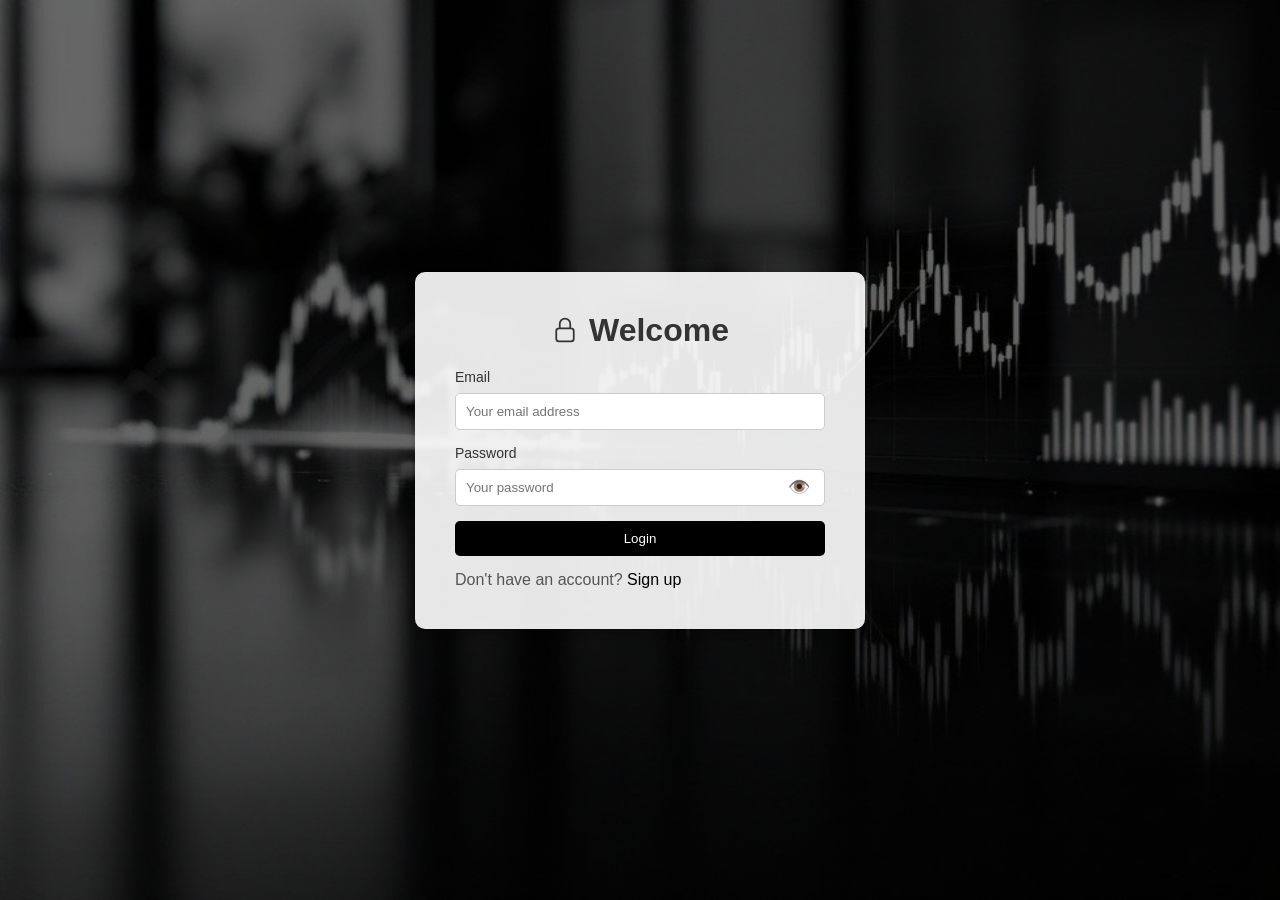
<file: authentication.html>
<!doctype html>
<html lang="en">
  <head>
    <meta charset="UTF-8" />
    <meta name="viewport" content="width=device-width, initial-scale=1.0" />
    <title>Finance App</title>
    <link rel="stylesheet" href="styles_auth.css" />
  </head>
  <body>
    <div class="auth">
      <h1>
        <svg
          xmlns="http://www.w3.org/2000/svg"
          fill="none"
          viewBox="0 0 24 24"
          stroke-width="1.5"
          stroke="currentColor"
          class="lock"
        >
          <path
            stroke-linecap="round"
            stroke-linejoin="round"
            d="M16.5 10.5V6.75a4.5 4.5 0 1 0-9 0v3.75m-.75 11.25h10.5a2.25 2.25 0 0 0 2.25-2.25v-6.75a2.25 2.25 0 0 0-2.25-2.25H6.75a2.25 2.25 0 0 0-2.25 2.25v6.75a2.25 2.25 0 0 0 2.25 2.25Z"
          />
        </svg>
        Welcome
      </h1>
      <form id="loginForm">
        <div class="error-message" id="errorMessage"></div>

        <label for="email">Email</label>
        <input
          type="email"
          name="email"
          id="email"
          placeholder="Your email address"
          required
        />

        <label for="password">Password</label>
        <div class="password-field">
          <input
            type="password"
            name="password"
            id="password"
            placeholder="Your password"
            required
          />
          <button type="button" class="toggle-password" id="togglePassword">
            👁️
          </button>
        </div>

        <button type="submit">Login</button>
        <p>
          Don't have an account?
          <a href="template/signup.html">Sign up</a>
        </p>
      </form>
    </div>
  </body>
</html>
</file>
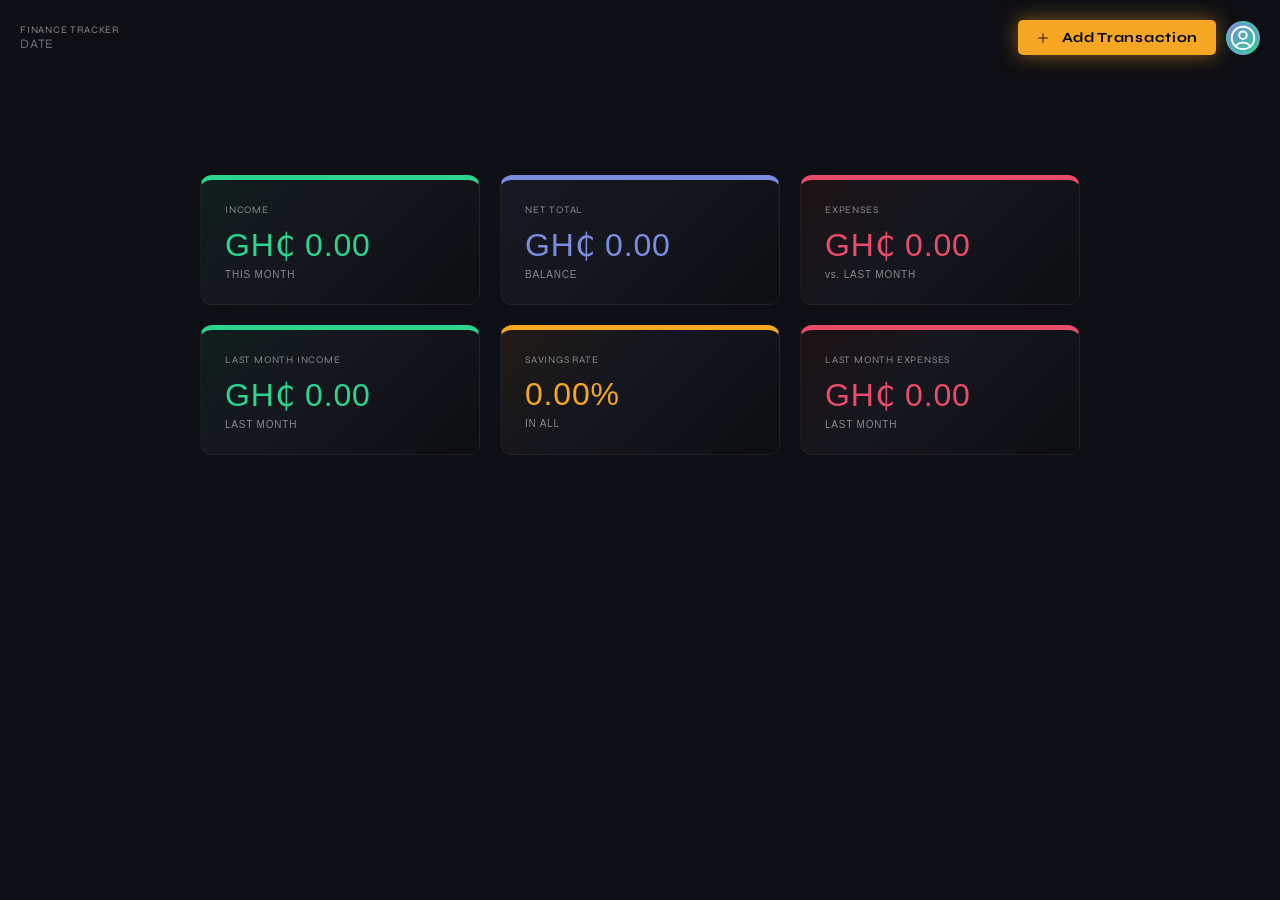
<file: mainpage.html>
<!doctype html>
<html lang="en">
  <head>
    <meta charset="UTF-8" />
    <meta name="viewport" content="width=device-width, initial-scale=1.0" />
    <title>Finance App</title>
    <link rel="stylesheet" href="styles.css" />
    <link rel="preconnect" href="https://fonts.googleapis.com" />
    <link rel="preconnect" href="https://fonts.gstatic.com" crossorigin />
    <link
      href="https://fonts.googleapis.com/css2?family=Syne:wght@400..800&display=swap"
      rel="stylesheet"
    />
  </head>
  <body>
    <header>
      <div>
        <p class="title">FINANCE TRACKER</p>
        <p class="date">Date</p>
      </div>

      <div class="profile-section" id="profile-trigger">
        <button class="new_data" onclick="openModal()">
          <svg
            xmlns="http://www.w3.org/2000/svg"
            fill="none"
            viewBox="0 0 24 24"
            stroke-width="1.5"
            stroke="currentColor"
          >
            <path stroke-linecap="round" stroke-linejoin="round" d="M12 4.5v15m7.5-7.5h-15" />
          </svg>
          Add Transaction
        </button>

        <svg
          xmlns="http://www.w3.org/2000/svg"
          fill="none"
          viewBox="0 0 24 24"
          stroke-width="1.5"
          stroke="currentColor"
          class="profile"
          onclick="toggleMenu()"
        >
          <path
            stroke-linecap="round"
            stroke-linejoin="round"
            d="M17.982 18.725A7.488 7.488 0 0 0 12 15.75a7.488 7.488 0 0 0-5.982 2.975m11.963 0a9 9 0 1 0-11.963 0m11.963 0A8.966 8.966 0 0 1 12 21a8.966 8.966 0 0 1-5.982-2.275M15 9.75a3 3 0 1 1-6 0 3 3 0 0 1 6 0Z"
          />
        </svg>

        <div id="profile-menu" class="hidden">
          <p>Settings</p>
          <p>Logout</p>
        </div>
      </div>
    </header>

    <main class="cards">
      <a href="transaction-history.html" class="card income">
        <p class="card-label">INCOME</p>
        <p class="card-amount">GH₵ 0.00</p>
        <p class="card-period">THIS MONTH</p>
      </a>

      <div class="card net">
        <p class="card-label">NET TOTAL</p>
        <p class="card-amount">GH₵ 0.00</p>
        <p class="card-period">BALANCE</p>
      </div>

      <a href="transaction-history.html" class="card expenses">
        <p class="card-label">EXPENSES</p>
        <p class="card-amount">GH₵ 0.00</p>
        <p class="card-period">vs. LAST MONTH</p>
      </a>

      <div class="card income">
        <p class="card-label">LAST MONTH INCOME</p>
        <p class="card-amount">GH₵ 0.00</p>
        <p class="card-period">LAST MONTH</p>
      </div>

      <div class="card per">
        <p class="card-label">SAVINGS RATE</p>
        <p class="card-amount">0.00%</p>
        <p class="card-period">IN ALL</p>
      </div>

      <div class="card expenses">
        <p class="card-label">LAST MONTH EXPENSES</p>
        <p class="card-amount">GH₵ 0.00</p>
        <p class="card-period">LAST MONTH</p>
      </div>
    </main>

    <!-- Modal Overlay -->
    <div id="modal-overlay" class="modal-overlay hidden" onclick="handleOverlayClick(event)">
      <div class="modal-form">
        <header class="modal-top">
          <p>Add Transaction</p>
          <button type="button" onclick="closeModal()" class="close" aria-label="Close"></button>
        </header>

        <div class="toggle-container">
          <button class="toggle-btn income active" onclick="setToggle('income')">Income</button>
          <button class="toggle-btn expenses" onclick="setToggle('expenses')">Expenses</button>
        </div>

        <form action="#" onsubmit="handleSubmit(event)">
          <label for="amount">Amount:</label>
          <input type="number" name="amount" id="amount" class="modal-input" placeholder="0.00" required />

          <label for="category">Category:</label>
          <select name="category" id="category">
            <optgroup label="Income">
              <option value="salary">Salary</option>
              <option value="freelance">Freelance</option>
              <option value="investment">Investment</option>
              <option value="gift">Gift</option>
              <option value="other_income">Other</option>
            </optgroup>
            <optgroup label="Expenses">
              <option value="food">Food</option>
              <option value="rent">Rent</option>
              <option value="transport">Transport</option>
              <option value="utilities">Utilities</option>
              <option value="health">Health</option>
              <option value="entertainment">Entertainment</option>
              <option value="shopping">Shopping</option>
              <option value="other_expenses">Other</option>
            </optgroup>
          </select>

          <label for="date">Date:</label>
          <input type="datetime-local" name="date" id="date" class="modal-input" required />

          <label for="note">Note (Optional):</label>
          <textarea name="note" id="note" class="modal-input" rows="2"></textarea>

          <footer class="modal-footer">
            <button type="reset" class="modal-btn cancel" onclick="closeModal()">Cancel</button>
            <input type="submit" class="modal-btn submit" value="Add" />
          </footer>
        </form>
      </div>
    </div>

  </body>

  <script>
    function openModal() {
      const overlay = document.getElementById('modal-overlay');
      overlay.classList.remove('hidden');
      overlay.classList.add('visible');
    }

    function closeModal() {
      const overlay = document.getElementById('modal-overlay');
      overlay.classList.remove('visible');
      overlay.classList.add('hidden');
    }

    function handleOverlayClick(e) {
      if (e.target === document.getElementById('modal-overlay')) {
        closeModal();
      }
    }

    function setToggle(type) {
      document.querySelectorAll('.toggle-btn').forEach(btn => btn.classList.remove('active'));
      document.querySelector('.toggle-btn.' + type).classList.add('active');
    }

    function handleSubmit(e) {
      e.preventDefault();
      // Handle form submission here
      closeModal();
    }

    function toggleMenu() {
      document.getElementById('profile-menu').classList.toggle('hidden');
    }
  </script>
</html>
</file>
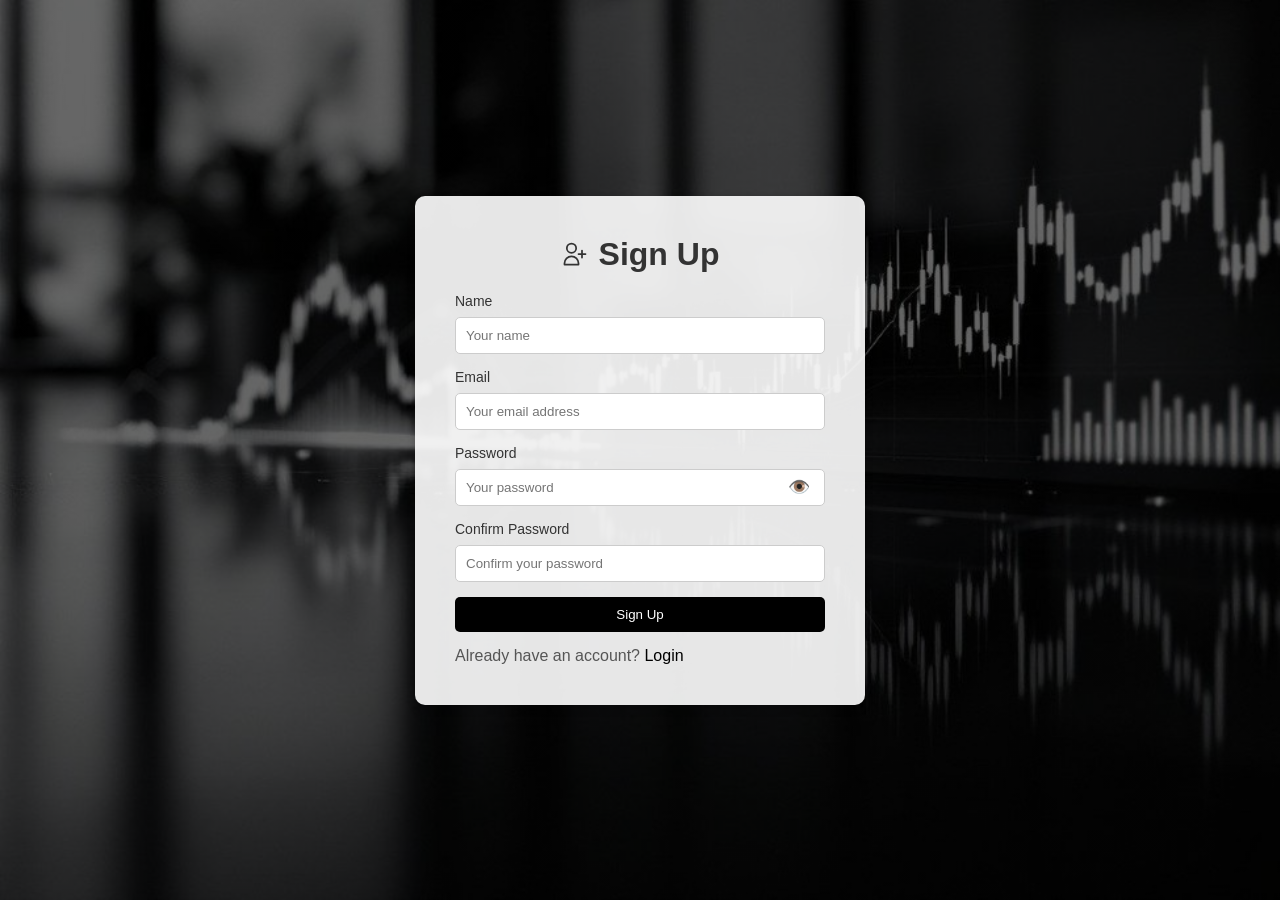
<file: signup.html>
<!doctype html>
<html lang="en">
  <head>
    <meta charset="UTF-8" />
    <meta name="viewport" content="width=device-width, initial-scale=1.0" />
    <title>Finance App - Sign Up</title>
    <link rel="stylesheet" href="../signup_styles.css" />
  </head>
  <body>
    <div class="auth">
      <h1>
        <svg
          xmlns="http://www.w3.org/2000/svg"
          fill="none"
          viewBox="0 0 24 24"
          stroke-width="1.5"
          stroke="currentColor"
          class="lock"
        >
          <path
            stroke-linecap="round"
            stroke-linejoin="round"
            d="M18 9v3m0 0v3m0-3h3m-3 0h-3m-2-5a4 4 0 11-8 0 4 4 0 018 0zM3 20a6 6 0 0112 0v1H3v-1z"
          />
        </svg>
        Sign Up
      </h1>
      <form id="signupForm">
        <div class="error-message" id="errorMessage"></div>

        <label for="name">Name</label>
        <input
          type="text"
          name="name"
          id="name"
          placeholder="Your name"
          required
        />

        <label for="email">Email</label>
        <input
          type="email"
          name="email"
          id="email"
          placeholder="Your email address"
          required
        />

        <label for="password">Password</label>
        <div class="password-field">
          <input
            type="password"
            name="password"
            id="password"
            placeholder="Your password"
            required
          />
          <button type="button" class="toggle-password" id="togglePassword">
            👁️
          </button>
        </div>

        <label for="confirmPassword">Confirm Password</label>
        <input
          type="password"
          name="confirmPassword"
          id="confirmPassword"
          placeholder="Confirm your password"
          required
        />

        <button type="submit">Sign Up</button>
        <p>
          Already have an account?
          <a href="../authentication.html">Login</a>
        </p>
      </form>
    </div>
  </body>
</html>
</file>
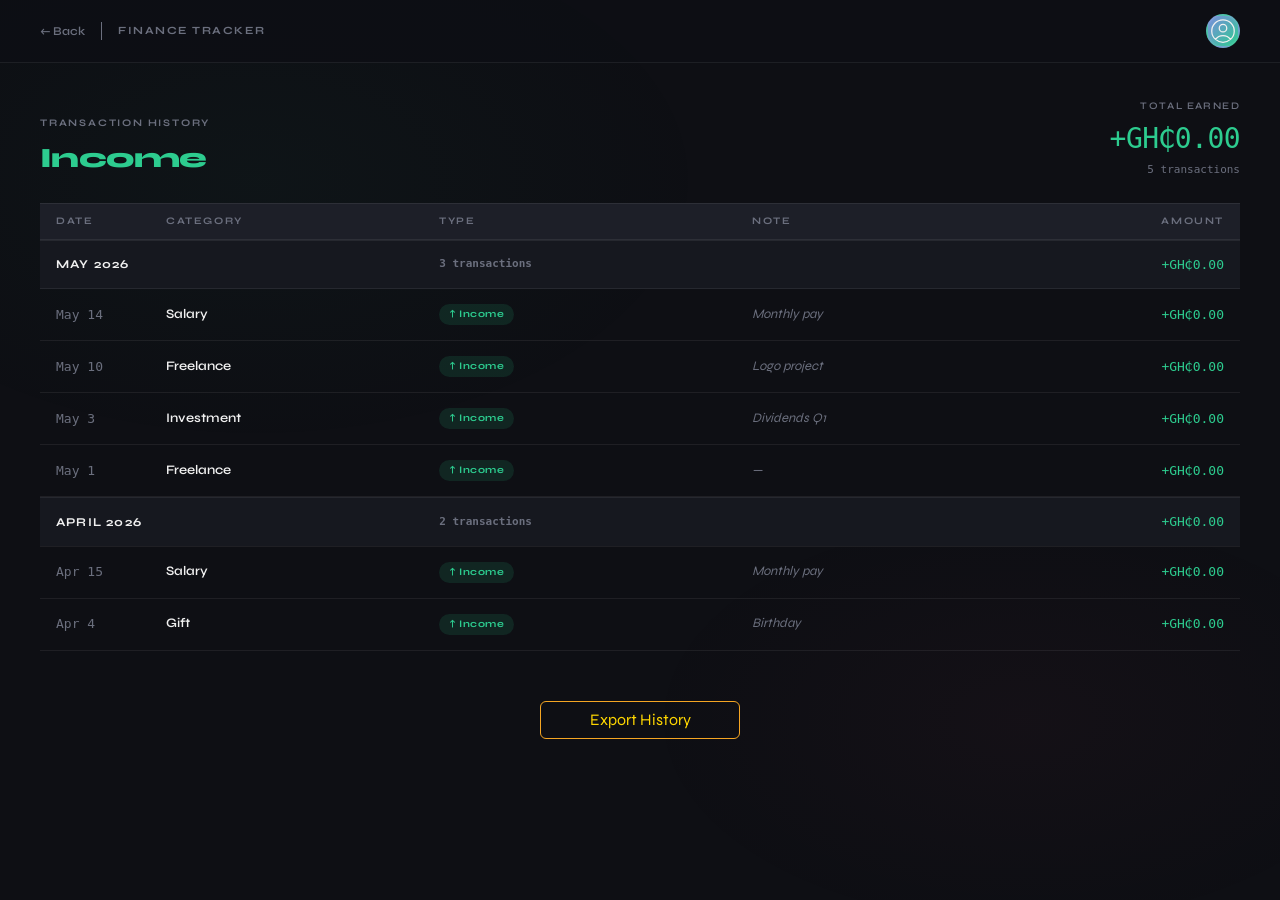
<file: transaction-history.html>
<!doctype html>
<html lang="en">
  <head>
    <meta charset="UTF-8" />
    <meta name="viewport" content="width=device-width, initial-scale=1.0" />
    <title>Income Transaction History</title>
    <link rel="stylesheet" href="bootstrap.min.css">
    <link rel="stylesheet" href="history.css" />
    <link rel="preconnect" href="https://fonts.googleapis.com" />
    <link rel="preconnect" href="https://fonts.gstatic.com" crossorigin />
    <link
      href="https://fonts.googleapis.com/css2?family=Syne:wght@400..800&display=swap"
      rel="stylesheet"
    />
  </head>
  <body>
    <!-- TOPBAR -->
    <div class="topbar">
      <div class="topbar-left">
        <a class="back-btn" href="mainpage.html"> ← Back </a>
        <div class="divider-v"></div>
        <span class="topbar-brand">Finance Tracker</span>
      </div>
      <div class="topbar-right">
        <svg
          xmlns="http://www.w3.org/2000/svg"
          fill="none"
          viewBox="0 0 24 24"
          strokeWidth="{1.5}"
          stroke="currentColor"
          className="size-6"
          class="profile"
        >
          <path
            strokeLinecap="round"
            strokeLinejoin="round"
            d="M17.982 18.725A7.488 7.488 0 0 0 12 15.75a7.488 7.488 0 0 0-5.982 2.975m11.963 0a9 9 0 1 0-11.963 0m11.963 0A8.966 8.966 0 0 1 12 21a8.966 8.966 0 0 1-5.982-2.275M15 9.75a3 3 0 1 1-6 0 3 3 0 0 1 6 0Z"
          />
        </svg>
      </div>
    </div>

    <!-- PAGE HEADER -->
    <div class="page-header">
      <div class="page-title-group">
        <div class="page-eyebrow">Transaction History</div>
        <div class="page-title">Income</div>
      </div>
      <div class="page-summary">
        <div class="summary-label">Total Earned</div>
        <div class="summary-total">+GH₵0.00</div>
        <div class="summary-count">5 transactions</div>
      </div>
    </div>

    <!-- TABLE -->
    <div class="table-wrap">
      <table>
        <thead>
          <tr class="col-headers">
            <th>Date</th>
            <th>Category</th>
            <th>Type</th>
            <th>Note</th>
            <th class="right">Amount</th>
          </tr>
        </thead>
        <tbody>
          <!-- MAY 2026 -->
          <tr class="month-group">
            <th class="month-name-cell" colspan="2">May 2026</th>
            <th class="month-count-cell">3 transactions</th>
            <th></th>
            <th class="month-total-cell">+GH₵0.00</th>
          </tr>
          <tr class="data-row">
            <td class="date-cell">May 14</td>
            <td class="category-cell">Salary</td>
            <td><span class="type-pill income">↑ Income</span></td>
            <td class="note-cell">Monthly pay</td>
            <td class="amount-cell income">+GH₵0.00</td>
          </tr>
          <tr class="data-row">
            <td class="date-cell">May 10</td>
            <td class="category-cell">Freelance</td>
            <td><span class="type-pill income">↑ Income</span></td>
            <td class="note-cell">Logo project</td>
            <td class="amount-cell income">+GH₵0.00</td>
          </tr>
          <tr class="data-row">
            <td class="date-cell">May 3</td>
            <td class="category-cell">Investment</td>
            <td><span class="type-pill income">↑ Income</span></td>
            <td class="note-cell">Dividends Q1</td>
            <td class="amount-cell income">+GH₵0.00</td>
          </tr>
          <tr class="data-row">
            <td class="date-cell">May 1</td>
            <td class="category-cell">Freelance</td>
            <td><span class="type-pill income">↑ Income</span></td>
            <td class="note-cell">—</td>
            <td class="amount-cell income">+GH₵0.00</td>
          </tr>

          <!-- APRIL 2026 -->
          <tr class="month-group">
            <th class="month-name-cell" colspan="2">April 2026</th>
            <th class="month-count-cell">2 transactions</th>
            <th></th>
            <th class="month-total-cell">+GH₵0.00</th>
          </tr>
          <tr class="data-row">
            <td class="date-cell">Apr 15</td>
            <td class="category-cell">Salary</td>
            <td><span class="type-pill income">↑ Income</span></td>
            <td class="note-cell">Monthly pay</td>
            <td class="amount-cell income">+GH₵0.00</td>
          </tr>
          <tr class="data-row">
            <td class="date-cell">Apr 4</td>
            <td class="category-cell">Gift</td>
            <td><span class="type-pill income">↑ Income</span></td>
            <td class="note-cell">Birthday</td>
            <td class="amount-cell income">+GH₵0.00</td>
          </tr>
        </tbody>
      </table>
    </div>

    <button class="export btn">Export History</button>
  </body>
</html>
</file>
<file: styles_auth.css>
* {
  margin: 0;
  padding: 0;
  box-sizing: border-box;
}

body {
  font-family: Arial, sans-serif;
  background-image: linear-gradient(rgba(0, 0, 0, 0.6), rgba(0, 0, 0, 0.6)), url(images/auth_background.jpg);
  background-size: cover;
  display: flex;
  justify-content: center;
  align-items: center;
  height: 100vh;
}

.auth {
  background-color: rgba(255, 255, 255, 0.9);
  padding: 40px;
  border-radius: 10px;
  box-shadow: 0 4px 8px rgba(0, 0, 0, 0.2);
  width: 100%;
  max-width: 450px;
}

.auth h1 {
  margin-bottom: 20px;
  color: #333;
  text-align: center;
  display: flex;
  align-items: center;
  justify-content: center;
  gap: 10px;
}

.auth h1 .lock {
  width: 28px;
  height: 28px;
  margin: 0;
}

.auth label {
  display: block;
  margin-bottom: 8px;
  font-weight: 500;
  color: #333;
  font-size: 14px;
}

.auth input {
  width: 100%;
  padding: 10px;
  margin-bottom: 15px;
  border: 1px solid #ccc;
  border-radius: 5px;
  transition:
    border-color 0.3s,
    box-shadow 0.3s;
}

.auth input:focus {
  outline: none;
  border-color: #000;
  box-shadow: 0 0 0 3px rgba(0, 0, 0, 0.1);
}

.auth button {
  width: 100%;
  padding: 10px;
  background-color: #000;
  color: white;
  border: none;
  border-radius: 5px;
  cursor: pointer;
}

.auth button:hover {
  background-color: #333;
}

.auth p {
  margin-top: 15px;
  color: #555;
}

.auth p a {
  color: #000;
  text-decoration: none;
}

.auth p a:hover {
  text-decoration: underline;
}

.password-field {
  position: relative;
  margin-bottom: 15px;
}

.auth .toggle-password {
  position: absolute;
  right: 10px;
  top: 50%;
  transform: translateY(-50%);
  background: none;
  border: none;
  border-radius: 0;
  cursor: pointer;
  font-size: 18px;
  padding: 5px;
  width: auto;
  color: inherit;
}

.auth .toggle-password:hover {
  opacity: 0.7;
  background-color: transparent;
}

.password-field input {
  padding-right: 45px;
  margin-bottom: 0;
}

.error-message {
  min-height: 20px;
  margin-bottom: 15px;
  color: #d32f2f;
  font-size: 14px;
  text-align: center;
  display: none;
}

.error-message.show {
  display: block;
}
</file>
<file: styles.css>
* {
  margin: 0;
  padding: 0;
  box-sizing: border-box;
}

body {
  font-family: 'Syne', sans-serif;
  background-color: #0e0f14;
  height: 100vh;
  color: #fff;
  letter-spacing: 0.05em;
}

header {
  display: flex;
  justify-content: space-between;
  align-items: center;
  padding: 20px;
  justify-items: baseline;
}

a {
  text-decoration: none;
  color: inherit;
}

.title {
  font-size: 10px;
  color: #888;
}

.date {
  font-size: 13px;
  font-weight: 400;
  color: #6b6f7e;
  text-transform: uppercase;
}

.profile-section {
  display: flex;
  align-items: center;
  gap: 10px;
  position: relative;
}

.profile {
  width: 34px;
  height: 34px;
  border: 2px solid rgba(255, 255, 255, 0.07);
  cursor: pointer;
  border-radius: 50%;
  align-items: center;
  background: linear-gradient(135deg, #7b8cde, #2dcc8f);
}

svg {
  width: 14px;
  height: 14px;
}

/* Add Transaction button (now a <button> not an <a>) */
.new_data {
  color: #000;
  font-family: 'Syne', sans-serif;
  font-size: 14px;
  font-weight: 700;
  background-color: #f5a623;
  padding: 9px 18px;
  border: none;
  border-radius: 5px;
  box-shadow: 0 0 20px rgba(245, 166, 35, 0.5);
  cursor: pointer;
  display: grid;
  grid-template-columns: 1fr 7fr;
  align-items: center;
  gap: 6px;
  letter-spacing: 0.05em;
}

.new_data:hover {
  background-color: #d4881c;
}

/* Dashboard cards */
.cards {
  width: 880px;
  margin: 100px auto;
  display: grid;
  grid-template-columns: 1fr 1fr 1fr;
  gap: 20px;
  justify-items: center;
}

.card {
  background-color: #17191e;
  border-radius: 12px;
  border: 1px solid rgba(255, 255, 255, 0.05);
  padding: 24px;
  width: 280px;
}

.card-label {
  font-size: 10px;
  color: #888;
}

.card-amount {
  font-size: 32px;
  margin-top: 10px;
  font-family: 'Roboto', sans-serif;
}

.card-period {
  font-size: 10px;
  color: #888;
  margin-top: 5px;
  font-family: 'Roboto', sans-serif;
}

.income {
  border-top: 5px solid #2bd58e;
  background: linear-gradient(135deg, rgba(43, 213, 142, 0.08) 0%, #15171e 40%, #0d0e12 100%);
  color: #2bd58e;
}

.expenses {
  border-top: 5px solid #e84c6a;
  background: linear-gradient(135deg, rgba(213, 68, 43, 0.08) 0%, #15171e 40%, #0d0e12 100%);
  color: #e84c6a;
}

.net {
  border-top: 5px solid #7b8cde;
  background: linear-gradient(135deg, rgba(123, 140, 222, 0.08) 0%, #15171e 40%, #0d0e12 100%);
  color: #7b8cde;
}

.per {
  border-top: 5px solid #f5a623;
  background: linear-gradient(135deg, rgba(245, 166, 35, 0.08) 0%, #15171e 40%, #0d0e12 100%);
  color: #f5a623;
}

/* Profile dropdown */
#profile-menu {
  position: absolute;
  top: 44px;
  right: 0;
  background-color: #17191e;
  border: 1px solid rgba(255,255,255,0.07);
  border-radius: 8px;
  padding: 8px 0;
  min-width: 120px;
  z-index: 100;
}

#profile-menu p {
  padding: 8px 16px;
  font-size: 13px;
  color: #ccc;
  cursor: pointer;
}

#profile-menu p:hover {
  background-color: #22242e;
  color: #fff;
}

.hidden {
  display: none;
}

/* ── Modal overlay ── */
.modal-overlay {
  position: fixed;
  inset: 0;
  background-color: rgba(0, 0, 0, 0.65);
  /* backdrop-filter: blur(4px); */
  display: flex;
  align-items: center;
  justify-content: center;
  z-index: 1000;
  opacity: 0;
  transition: opacity 0.25s ease;
}

.modal-overlay.visible {
  opacity: 1;
}

.modal-overlay.hidden {
  display: none;
}

/* ── Modal form panel ── */
.modal-form {
  background-color: #13141a;
  border: 1px solid rgba(255, 255, 255, 0.08);
  border-radius: 14px;
  width: 480px;
  padding: 24px;
  color: #ccc;
  animation: slideUp 0.25s ease;
}

@keyframes slideUp {
  from { transform: translateY(24px); opacity: 0; }
  to   { transform: translateY(0);    opacity: 1; }
}

.modal-top {
  display: flex;
  justify-content: space-between;
  align-items: center;
  border-bottom: 2px solid #444;
  padding-bottom: 12px;
  margin-bottom: 16px;
  font-size: 15px;
  font-weight: 600;
  color: #ddd;
}

/* Close button (×) */
.close {
  width: 28px;
  height: 28px;
  background-color: #555;
  border: none;
  border-radius: 6px;
  cursor: pointer;
  position: relative;
  flex-shrink: 0;
}

.close::before,
.close::after {
  content: '';
  position: absolute;
  top: 50%;
  left: 50%;
  width: 12px;
  height: 2px;
  background: #fff;
  border-radius: 1px;
}

.close::before { transform: translate(-50%, -50%) rotate(45deg); }
.close::after  { transform: translate(-50%, -50%) rotate(-45deg); }

.close:hover {
  background-color: #e54b4b;
}

/* Income / Expense toggle */
.toggle-container {
  display: flex;
  background-color: #1a1a1a;
  border: 2px solid #444;
  border-radius: 10px;
  padding: 5px;
  width: 100%;
  margin-bottom: 20px;
}

.toggle-btn {
  flex: 1;
  border: none;
  background: transparent;
  color: #666;
  padding: 10px;
  font-size: 15px;
  font-weight: 700;
  font-family: 'Syne', sans-serif;
  cursor: pointer;
  border-radius: 8px;
  transition: all 0.3s ease;
  letter-spacing: 0.05em;
}

.toggle-btn.income.active {
  background-color: #36a54f;
  color: #1a1a1a;
  box-shadow: 0 0 15px rgba(114, 192, 91, 0.4);
}

.toggle-btn.expenses.active {
  background-color: #e54b4b;
  color: white;
  box-shadow: 0 0 15px rgba(229, 75, 75, 0.4);
}

/* Form labels */
.modal-form label {
  display: block;
  font-size: 12px;
  color: #888;
  margin-bottom: 4px;
  text-transform: uppercase;
  letter-spacing: 0.08em;
}

/* Text / number / datetime inputs */
.modal-input {
  width: 100%;
  height: 45px;
  margin-bottom: 14px;
  border: none;
  border-radius: 10px;
  padding: 12px 16px;
  outline: none;
  background-color: #1d1f28;
  color: white;
  font-family: 'Syne', sans-serif;
  font-size: 14px;
}

.modal-input::placeholder {
  color: #555;
  font-style: italic;
}

.modal-input:focus {
  border: 2px solid #72c05b;
}

/* Textarea inherits modal-input; allow resize */
textarea.modal-input {
  height: auto;
  resize: vertical;
}

/* Category select */
.modal-form select {
  width: 100%;
  padding: 12px 14px;
  background: #1d1f28;
  border: 1px solid rgba(255, 255, 255, 0.07);
  border-radius: 10px;
  color: #f0f0f0;
  font-family: 'Syne', sans-serif;
  font-size: 14px;
  appearance: none;
  cursor: pointer;
  margin-bottom: 14px;
  outline: none;
}

.modal-form select:focus {
  border: 2px solid #72c05b;
}

/* Footer buttons */
.modal-footer {
  display: grid;
  grid-template-columns: 1fr 1fr;
  gap: 12px;
  margin-top: 20px;
}

.modal-btn {
  padding: 12px;
  border-radius: 8px;
  font-family: 'Syne', sans-serif;
  font-size: 14px;
  font-weight: 700;
  cursor: pointer;
  letter-spacing: 0.05em;
}

.modal-btn.cancel {
  background: transparent;
  border: 1px solid #444;
  color: #aaa;
}

.modal-btn.cancel:hover {
  border-color: #666;
  color: #fff;
}

.modal-btn.submit,
input.modal-btn.submit {
  background: linear-gradient(135deg, #f5a623, #f0820f);
  border: none;
  color: #0e0f14;
}

.modal-btn.submit:hover,
input.modal-btn.submit:hover {
  filter: brightness(1.1);
}
</file>
<file: signup_styles.css>
* {
  margin: 0;
  padding: 0;
  box-sizing: border-box;
}

body {
  font-family: Arial, sans-serif;
  background-image: linear-gradient(rgba(0, 0, 0, 0.6), rgba(0, 0, 0, 0.6)), url(images/auth_background.jpg);
  background-size: cover;
  display: flex;
  justify-content: center;
  align-items: center;
  height: 100vh;
}

.auth {
  background-color: rgba(255, 255, 255, 0.9);
  padding: 40px;
  border-radius: 10px;
  box-shadow: 0 4px 8px rgba(0, 0, 0, 0.2);
  width: 100%;
  max-width: 450px;
}

.auth h1 {
  margin-bottom: 20px;
  color: #333;
  text-align: center;
  display: flex;
  align-items: center;
  justify-content: center;
  gap: 10px;
}

.auth h1 .lock {
  width: 28px;
  height: 28px;
  margin: 0;
}

.auth label {
  display: block;
  margin-bottom: 8px;
  font-weight: 500;
  color: #333;
  font-size: 14px;
}

.auth input {
  width: 100%;
  padding: 10px;
  margin-bottom: 15px;
  border: 1px solid #ccc;
  border-radius: 5px;
  transition:
    border-color 0.3s,
    box-shadow 0.3s;
}

.auth input:focus {
  outline: none;
  border-color: #000;
  box-shadow: 0 0 0 3px rgba(0, 0, 0, 0.1);
}

.auth button {
  width: 100%;
  padding: 10px;
  background-color: #000;
  color: white;
  border: none;
  border-radius: 5px;
  cursor: pointer;
}

.auth button:hover {
  background-color: #333;
}

.auth p {
  margin-top: 15px;
  color: #555;
}

.auth p a {
  color: #000;
  text-decoration: none;
}

.auth p a:hover {
  text-decoration: underline;
}

.password-field {
  position: relative;
  margin-bottom: 15px;
}

.auth .toggle-password {
  position: absolute;
  right: 10px;
  top: 50%;
  transform: translateY(-50%);
  background: none;
  border: none;
  border-radius: 0;
  cursor: pointer;
  font-size: 18px;
  padding: 5px;
  width: auto;
  color: inherit;
}

.auth .toggle-password:hover {
  opacity: 0.7;
  background-color: transparent;
}

.password-field input {
  padding-right: 45px;
  margin-bottom: 0;
}

.error-message {
  min-height: 20px;
  margin-bottom: 15px;
  color: #d32f2f;
  font-size: 14px;
  text-align: center;
  display: none;
}

.error-message.show {
  display: block;
}
</file>
<file: history.css>
*,
*::before,
*::after {
  box-sizing: border-box;
  margin: 0;
  padding: 0;
}

body {
  background: #0e0f14;
  font-family: "Syne", sans-serif;
  color: #f0f0f0;
  min-height: 100vh;
}

body::before {
  content: "";
  position: fixed;
  inset: 0;
  background:
    radial-gradient(
      ellipse 60% 50% at 20% 20%,
      rgba(45, 204, 143, 0.03) 0%,
      transparent 60%
    ),
    radial-gradient(
      ellipse 50% 40% at 80% 80%,
      rgba(232, 76, 106, 0.03) 0%,
      transparent 60%
    );
  pointer-events: none;
  z-index: 0;
}

/* ── TOPBAR ── */
.topbar {
  position: sticky;
  top: 0;
  z-index: 100;
  background: rgba(14, 15, 20, 0.85);
  border-bottom: 1px solid rgba(255, 255, 255, 0.07);
  display: flex;
  align-items: center;
  justify-content: space-between;
  padding: 14px 40px;
}

.topbar-left {
  display: flex;
  align-items: center;
  gap: 16px;
}

.back-btn {
  display: flex;
  align-items: center;
  gap: 6px;
  font-size: 12px;
  font-weight: 600;
  color: #6b6f7e;
  cursor: pointer;
  background: none;
  border: none;
  font-family: "Syne", sans-serif;
  transition: color 0.15s;
  text-decoration: none;
}

.back-btn:hover {
  color: #f0f0f0;
}

.divider-v {
  width: 1px;
  height: 18px;
  background: #6b6f7e;
}

.topbar-brand {
  font-size: 11px;
  font-weight: 700;
  letter-spacing: 0.14em;
  text-transform: uppercase;
  color: #6b6f7e;
}

.topbar-right {
  display: flex;
  align-items: center;
  gap: 12px;
}

.profile {
  width: 34px;
  height: 34px;
  border: 2px solid rgba(255, 255, 255, 0.07);
  cursor: pointer;
  border-radius: 50%;
  align-items: center;
  background: linear-gradient(135deg, #7b8cde, #2dcc8f);
}

/* ── PAGE HEADER ── */
.page-header {
  padding: 36px 40px 24px;
  display: flex;
  align-items: flex-end;
  justify-content: space-between;
  position: relative;
  z-index: 1;
}


.page-eyebrow {
  font-size: 10px;
  font-weight: 700;
  letter-spacing: 0.18em;
  text-transform: uppercase;
  color: #6b6f7e;
  margin-bottom: 6px;
}

.page-title {
  font-size: 28px;
  font-weight: 800;
  letter-spacing: -0.02em;
  color: #2dcc8f;
}

.page-title.expense {
  color: #cc2d2d;
}

.page-title.all {
  color: #f0f0f0;
}

.page-summary {
  text-align: right;
}

.summary-label {
  font-size: 10px;
  font-weight: 600;
  letter-spacing: 0.14em;
  text-transform: uppercase;
  color: #6b6f7e;
  margin-bottom: 4px;
}

.summary-total {
  font-family: "DM Mono", monospace;
  font-size: 28px;
  font-weight: 500;
  color: #2dcc8f;
  letter-spacing: -0.02em;
}

.summary-total.expense {
  color: #cc2d2d;
}

.summary-count {
  font-size: 11px;
  color: #6b6f7e;
  font-family: "DM Mono", monospace;
  margin-top: 2px;
}

/* ── TABLE WRAPPER ── */
.table-wrap {
  padding: 0 40px 40px;
  position: relative;
  z-index: 1;
}

/* ── TABLE ── */
table {
  width: 100%;
  border-collapse: collapse;
}

/* Column headers */
.col-headers {
  border-top: 1px solid rgba(255, 255, 255, 0.07);
  border-bottom: 1px solid rgba(255, 255, 255, 0.07);
  background: #1d1f28;
}

.col-headers th {
  padding: 10px 16px;
  font-size: 10px;
  font-weight: 700;
  letter-spacing: 0.16em;
  text-transform: uppercase;
  color: #6b6f7e;
  text-align: left;
}

.col-headers th.right {
  text-align: right;
}

/* Month group header */
.month-group th {
  padding: 14px 16px;
  background: #16181f;
  border-top: 2px solid rgba(255, 255, 255, 0.07);
  border-bottom: 1px solid rgba(255, 255, 255, 0.07);
}

.month-name-cell {
  font-size: 12px;
  font-weight: 700;
  letter-spacing: 0.1em;
  text-transform: uppercase;
  color: #f0f0f0;
}

.month-total-cell {
  font-family: "DM Mono", monospace;
  font-size: 13px;
  font-weight: 500;
  text-align: right;
  color: #2dcc8f;
}

.month-total-cell.expense {
  color: #cc2d2d;
}

.month-count-cell {
  font-size: 11px;
  color: #6b6f7e;
  font-family: "DM Mono", monospace;
}

/* Data rows */
tbody tr.data-row {
  border-bottom: 1px solid rgba(255, 255, 255, 0.07);
  transition: background 0.15s;
  cursor: default;
}

tbody tr.data-row:hover {
  background: #1d1f28;
}

tbody tr.data-row td {
  padding: 15px 16px;
  font-size: 13px;
  vertical-align: middle;
}

.date-cell {
  font-family: "DM Mono", monospace;
  font-size: 12px;
  color: #6b6f7e;
  white-space: nowrap;
  width: 110px;
}

.category-cell {
  font-weight: 600;
}

.type-pill {
  display: inline-flex;
  align-items: center;
  gap: 4px;
  padding: 3px 10px;
  border-radius: 20px;
  font-size: 10px;
  font-weight: 700;
  letter-spacing: 0.05em;
  white-space: nowrap;
}
.type-pill.income {
  background: rgba(45,204,143,0.12);
  color: #2dcc8f;
}
.type-pill.expense {
  background: rgba(204, 45, 45, 0.12);
  color: #cc2d2d;
}

.note-cell {
  font-size: 12px;
  color: #6b6f7e;
  font-style: italic;
  max-width: 200px;
  overflow: hidden;
  text-overflow: ellipsis;
  white-space: nowrap;
}

.amount-cell {
  font-family: "DM Mono", monospace;
  font-size: 14px;
  font-weight: 500;
  text-align: right;
  white-space: nowrap;
}
.amount-cell.income {
  color: #2dcc8f;
}
.amount-cell.expense {
  color: #cc2d2d;
}

/* Empty state */
.empty {
  text-align: center;
  padding: 80px 40px;
  color: #6b6f7e;
  font-size: 14px;
}

.empty-icon {
  font-size: 36px;
  margin-bottom: 12px;
  opacity: 0.4;
}

.export {
  border: 1px solid #f5a623;
  color: gold;
  display: block;

  width: 200px;
  margin: 10px auto;
}

.export:hover {
  border: 1px solid #d4881c;
  background: #d4881c;
  color: #000;
  box-shadow: 0 0 14px rgba(212, 135, 28, 0.596);
}
</file>
